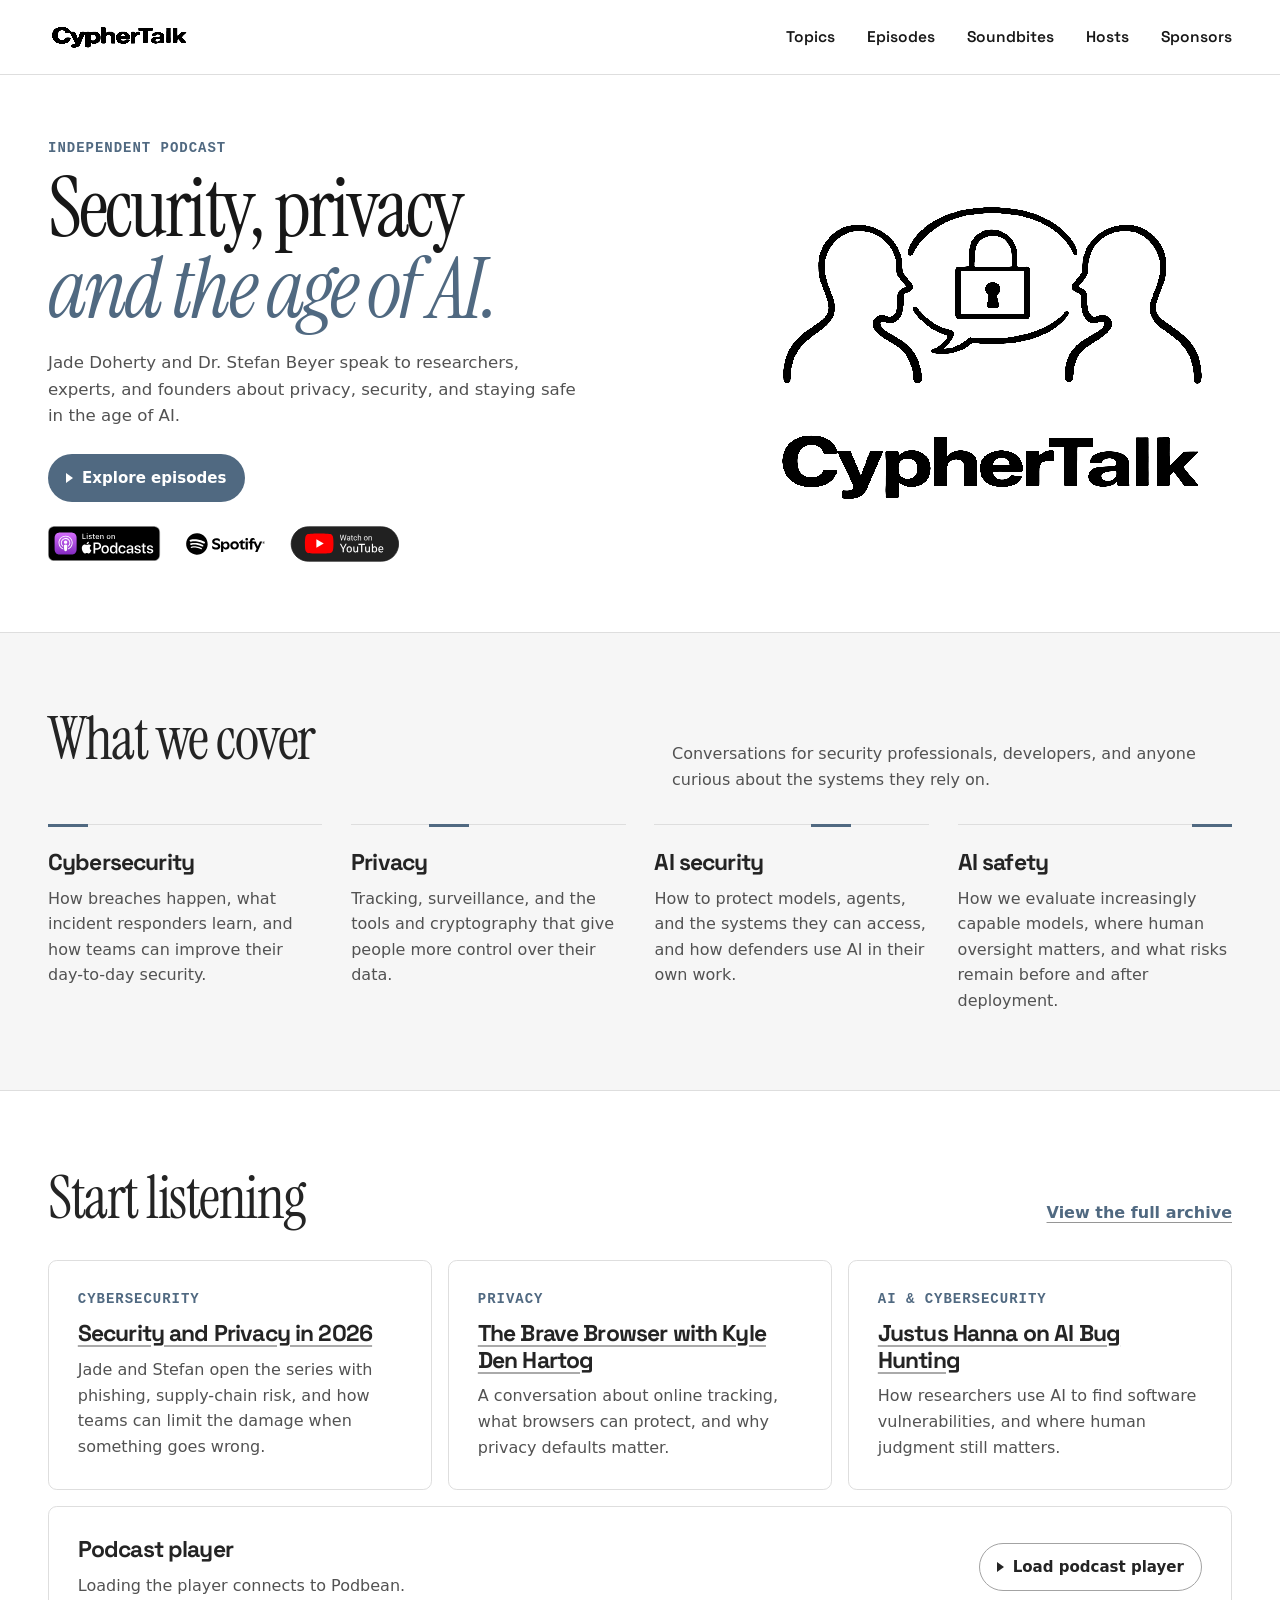
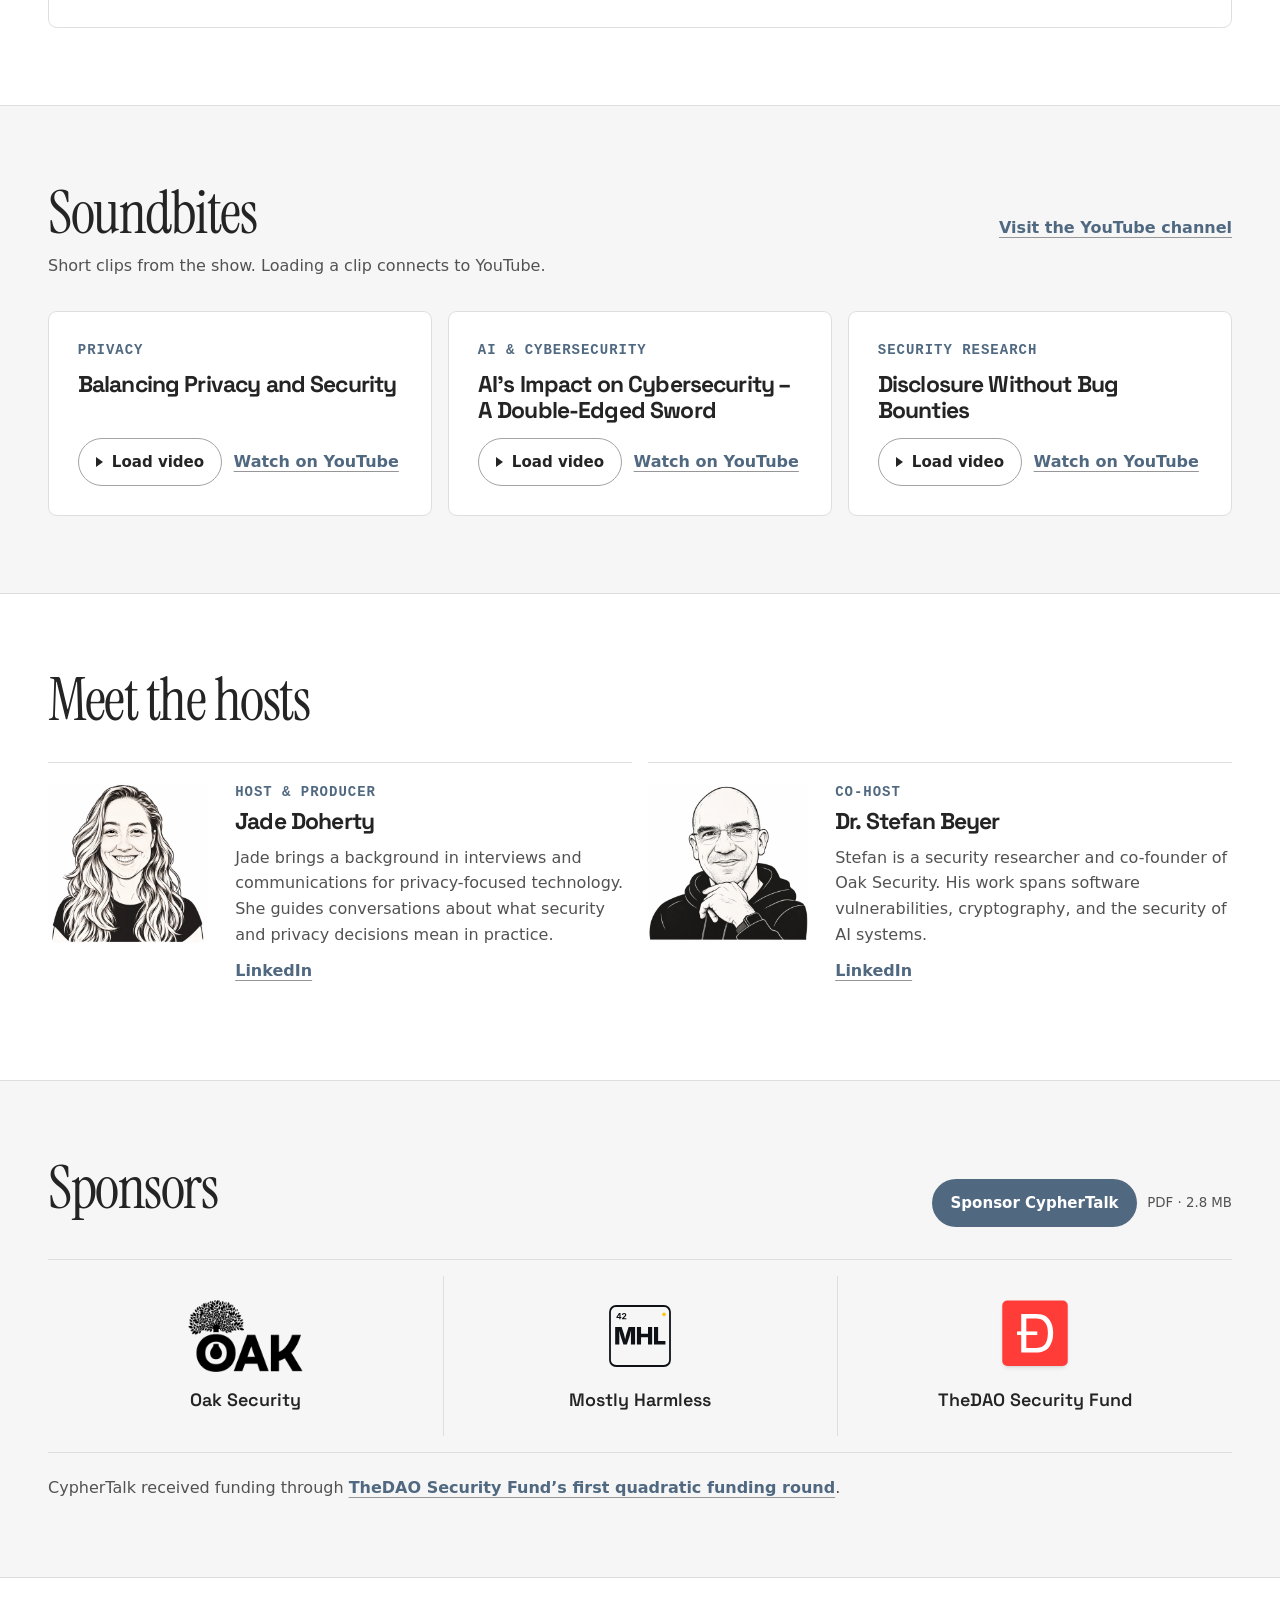
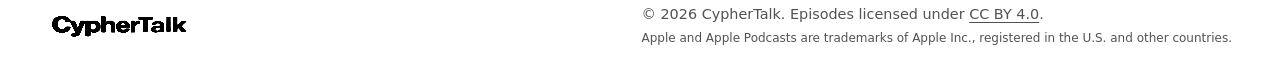
<file: index.html>
<!doctype html>
<html lang="en">
<head>
  <meta charset="utf-8">
  <meta name="viewport" content="width=device-width, initial-scale=1">
  <meta name="theme-color" content="#ffffff">
  <meta name="description" content="CypherTalk is an independent podcast about cybersecurity, digital privacy, AI security and AI safety, hosted by Jade Doherty and Dr. Stefan Beyer.">
  <title>CypherTalk | Cybersecurity, Privacy &amp; AI</title>
  <link rel="icon" href="brand/privacy-lock.png" type="image/png">
  <link rel="stylesheet" href="styles.css">
  <script src="media.js" defer></script>
</head>
<body id="top">
  <a class="skip-link" href="#main">Skip to content</a>

  <header class="masthead">
    <div class="menu-band">
      <div class="shell menu-inner">
        <a class="brand" href="#top" aria-label="CypherTalk home">
          <img src="logo.png" alt="CypherTalk" width="1741" height="1741">
        </a>
        <nav aria-label="On this page">
          <a href="#about">Topics</a>
          <a href="#player">Episodes</a>
          <a href="#soundbites">Soundbites</a>
          <a href="#team">Hosts</a>
          <a href="#sponsors">Sponsors</a>
        </nav>
      </div>
    </div>
    <div class="hero shell">
      <div class="hero-copy">
        <p class="kicker">Independent podcast</p>
        <h1>Security, privacy<br><em>and the age of AI.</em></h1>
        <p class="hero-description">Jade Doherty and Dr. Stefan Beyer speak to researchers, experts, and founders about privacy, security, and staying safe in the age of AI.</p>
        <a class="button button-primary" href="#player"><span class="play-mark" aria-hidden="true"></span> Explore episodes</a>
        <nav class="platforms" aria-label="Podcast platforms">
          <a href="https://podcasts.apple.com/us/podcast/cyphertalk/id1874536913">
            <img src="brand/platforms/apple-podcasts.svg" width="113" height="36" alt="Listen to CypherTalk on Apple Podcasts">
          </a>
          <a href="https://open.spotify.com/show/3VZ6HGeIgf2EJfjl2EaO2B">
            <img src="brand/platforms/spotify.svg" width="80" height="22" alt="Listen to CypherTalk on Spotify">
          </a>
          <a href="https://www.youtube.com/@CypherTalkTV">
            <img src="brand/platforms/youtube.svg" width="110" height="36" alt="Watch CypherTalk on YouTube">
          </a>
        </nav>
      </div>
      <div class="cover-art">
        <img src="logo.png" width="1741" height="1741" alt="CypherTalk — two people in conversation around a privacy lock" fetchpriority="high">
      </div>
    </div>
  </header>

  <main id="main">
    <section class="topics band" id="about" aria-labelledby="topics-title">
      <div class="shell">
        <div class="section-heading">
          <h2 id="topics-title">What we cover</h2>
          <p>Conversations for security professionals, developers, and anyone curious about the systems they rely on.</p>
        </div>
        <div class="topics-grid">
          <article class="topic">
            <h3>Cybersecurity</h3>
            <p>How breaches happen, what incident responders learn, and how teams can improve their day-to-day security.</p>
          </article>
          <article class="topic">
            <h3>Privacy</h3>
            <p>Tracking, surveillance, and the tools and cryptography that give people more control over their data.</p>
          </article>
          <article class="topic">
            <h3>AI security</h3>
            <p>How to protect models, agents, and the systems they can access, and how defenders use AI in their own work.</p>
          </article>
          <article class="topic">
            <h3>AI safety</h3>
            <p>How we evaluate increasingly capable models, where human oversight matters, and what risks remain before and after deployment.</p>
          </article>
        </div>
      </div>
    </section>

    <section class="episodes shell section-space" id="player" aria-labelledby="episodes-title">
      <div class="section-heading">
        <h2 id="episodes-title">Start listening</h2>
        <a class="text-link" href="https://cyphertalk.podbean.com/">View the full archive</a>
      </div>
      <div class="episode-grid">
        <article class="episode">
          <p class="kicker">Cybersecurity</p>
          <h3><a href="https://cyphertalk.podbean.com/e/security-and-privacy-in-2026/">Security and Privacy in 2026</a></h3>
          <p>Jade and Stefan open the series with phishing, supply-chain risk, and how teams can limit the damage when something goes wrong.</p>
        </article>
        <article class="episode">
          <p class="kicker">Privacy</p>
          <h3><a href="https://cyphertalk.podbean.com/e/the-brave-browser-with-kyle-den-hartog/">The Brave Browser with Kyle Den Hartog</a></h3>
          <p>A conversation about online tracking, what browsers can protect, and why privacy defaults matter.</p>
        </article>
        <article class="episode">
          <p class="kicker">AI &amp; cybersecurity</p>
          <h3><a href="https://cyphertalk.podbean.com/e/justus-hanna-on-ai-bug-hunting/">Justus Hanna on AI Bug Hunting</a></h3>
          <p>How researchers use AI to find software vulnerabilities, and where human judgment still matters.</p>
        </article>
      </div>
      <div class="media-panel playlist" data-media>
        <div class="media-intro">
          <h3>Podcast player</h3>
          <p>Loading the player connects to Podbean.</p>
          <noscript><a class="text-link" href="https://cyphertalk.podbean.com/">Listen on Podbean</a></noscript>
        </div>
        <button class="button button-secondary" type="button" data-load-media hidden><span class="play-mark" aria-hidden="true"></span> Load podcast player</button>
        <template>
          <iframe class="podbean-player" title="CypherTalk podcast player" allowfullscreen
            src="https://www.podbean.com/player-v2/?i=xsh4x-14e771e-pbblog-playlist&amp;share=1&amp;download=1&amp;rtl=0&amp;fonts=Arial&amp;skin=1&amp;font-color=auto&amp;logo_link=episode_page&amp;order=episodic&amp;limit=10&amp;filter=all&amp;ss=a713390a017602015775e868a2cf26b0&amp;btn-skin=7&amp;size=315"></iframe>
        </template>
      </div>
    </section>

    <section class="band section-space" id="soundbites" aria-labelledby="clips-title">
      <div class="shell">
        <div class="section-heading">
          <div>
            <h2 id="clips-title">Soundbites</h2>
            <p>Short clips from the show. Loading a clip connects to YouTube.</p>
          </div>
          <a class="text-link" href="https://www.youtube.com/@CypherTalkTV">Visit the YouTube channel</a>
        </div>
        <div class="clips-grid">
          <article class="media-panel clip" data-media>
            <p class="kicker">Privacy</p>
            <h3>Balancing Privacy and Security</h3>
            <div class="clip-actions">
              <button class="button button-secondary" type="button" data-load-media hidden aria-label="Load video: Balancing Privacy and Security"><span class="play-mark" aria-hidden="true"></span> Load video</button>
              <a class="text-link" href="https://www.youtube.com/watch?v=ToHS0lo7WXY" aria-label="Watch Balancing Privacy and Security on YouTube">Watch on YouTube</a>
            </div>
            <template>
              <iframe class="video-player" title="Balancing Privacy and Security" src="https://www.youtube-nocookie.com/embed/ToHS0lo7WXY"
                allow="encrypted-media; picture-in-picture" allowfullscreen></iframe>
            </template>
          </article>
          <article class="media-panel clip" data-media>
            <p class="kicker">AI &amp; cybersecurity</p>
            <h3>AI’s Impact on Cybersecurity – A Double-Edged Sword</h3>
            <div class="clip-actions">
              <button class="button button-secondary" type="button" data-load-media hidden aria-label="Load video: AI’s Impact on Cybersecurity – A Double-Edged Sword"><span class="play-mark" aria-hidden="true"></span> Load video</button>
              <a class="text-link" href="https://www.youtube.com/watch?v=Bvi3NHQGsnQ" aria-label="Watch AI’s Impact on Cybersecurity – A Double-Edged Sword on YouTube">Watch on YouTube</a>
            </div>
            <template>
              <iframe class="video-player" title="AI’s Impact on Cybersecurity – A Double-Edged Sword" src="https://www.youtube-nocookie.com/embed/Bvi3NHQGsnQ"
                allow="encrypted-media; picture-in-picture" allowfullscreen></iframe>
            </template>
          </article>
          <article class="media-panel clip" data-media>
            <p class="kicker">Security research</p>
            <h3>Disclosure Without Bug Bounties</h3>
            <div class="clip-actions">
              <button class="button button-secondary" type="button" data-load-media hidden aria-label="Load video: Disclosure Without Bug Bounties"><span class="play-mark" aria-hidden="true"></span> Load video</button>
              <a class="text-link" href="https://www.youtube.com/watch?v=Br9rRlD_UV0" aria-label="Watch Disclosure Without Bug Bounties on YouTube">Watch on YouTube</a>
            </div>
            <template>
              <iframe class="video-player" title="Disclosure Without Bug Bounties" src="https://www.youtube-nocookie.com/embed/Br9rRlD_UV0"
                allow="encrypted-media; picture-in-picture" allowfullscreen></iframe>
            </template>
          </article>
        </div>
      </div>
    </section>

    <section class="shell section-space" id="team" aria-labelledby="hosts-title">
      <div class="section-heading">
        <h2 id="hosts-title">Meet the hosts</h2>
      </div>
      <div class="hosts-grid">
        <article class="host">
          <img src="portrait-jade.webp" alt="" width="500" height="500" loading="lazy">
          <div>
            <p class="kicker">Host &amp; producer</p>
            <h3>Jade Doherty</h3>
            <p>Jade brings a background in interviews and communications for privacy-focused technology. She guides conversations about what security and privacy decisions mean in practice.</p>
            <a class="text-link" href="https://www.linkedin.com/in/jade-doherty-a12b7977/" aria-label="Jade Doherty on LinkedIn">LinkedIn</a>
          </div>
        </article>
        <article class="host">
          <img src="portrait-stefan.webp" alt="" width="500" height="500" loading="lazy">
          <div>
            <p class="kicker">Co-host</p>
            <h3>Dr. Stefan Beyer</h3>
            <p>Stefan is a security researcher and co-founder of Oak Security. His work spans software vulnerabilities, cryptography, and the security of AI systems.</p>
            <a class="text-link" href="https://www.linkedin.com/in/st-beyer/" aria-label="Stefan Beyer on LinkedIn">LinkedIn</a>
          </div>
        </article>
      </div>
    </section>

    <section class="band section-space" id="sponsors" aria-labelledby="sponsors-title">
      <div class="shell">
        <div class="section-heading">
          <h2 id="sponsors-title">Sponsors</h2>
          <div class="sponsor-download">
            <a class="button button-primary" href="sponsors/cyphertalk-sponsor-brief.pdf" download="CypherTalk Sponsor Brief.pdf" aria-describedby="sponsor-file">Sponsor CypherTalk</a>
            <small id="sponsor-file">PDF · 2.8 MB</small>
          </div>
        </div>
        <div class="sponsor-grid">
          <a class="sponsor" href="https://oaksecurity.io">
            <img src="oak-security-logo.png" alt="" width="300" height="188" loading="lazy">
            <span>Oak Security</span>
          </a>
          <a class="sponsor" href="https://mhl42.ai/">
            <img src="sponsors/mostly-harmless.svg" alt="" width="240" height="240" loading="lazy">
            <span>Mostly Harmless</span>
          </a>
          <a class="sponsor" href="https://thedao.fund/">
            <img src="sponsors/thedao-security-fund.svg" alt="" width="264" height="264" loading="lazy">
            <span>TheDAO Security Fund</span>
          </a>
        </div>
        <p class="funding-credit">CypherTalk received funding through <a class="text-link" href="https://qf.giveth.io/qf/ethereum-security">TheDAO Security Fund’s first quadratic funding round</a>.</p>
      </div>
    </section>
  </main>

  <footer class="site-footer shell">
    <a class="brand" href="#top" aria-label="CypherTalk home">
      <img src="logo.png" alt="CypherTalk" width="1741" height="1741">
    </a>
    <div>
      <p>© 2026 CypherTalk. Episodes licensed under <a href="https://creativecommons.org/licenses/by/4.0/">CC BY 4.0</a>.</p>
      <p><small>Apple and Apple Podcasts are trademarks of Apple Inc., registered in the U.S. and other countries.</small></p>
    </div>
  </footer>
</body>
</html>
</file>
<file: styles.css>
@font-face {
  font-family: "Space Grotesk";
  src: url("fonts/space-grotesk.woff2") format("woff2");
  font-style: normal;
  font-weight: 400 700;
  font-display: swap;
}

@font-face {
  font-family: "Instrument Serif";
  src: url("fonts/instrument-serif.woff2") format("woff2");
  font-style: normal;
  font-weight: 400;
  font-display: swap;
}

@font-face {
  font-family: "Instrument Serif";
  src: url("fonts/instrument-serif-italic.woff2") format("woff2");
  font-style: italic;
  font-weight: 400;
  font-display: swap;
}

:root {
  color-scheme: light;
  --background: #fff;
  --band: #f6f6f6;
  --panel: #fff;
  --ink: #171717;
  --text: #242424;
  --body: #525252;
  --line: #dedede;
  --accent: #506981;
  --serif: "Instrument Serif", Georgia, serif;
  --display: "Space Grotesk", "Helvetica Neue", sans-serif;
  --mono: ui-monospace, "SFMono-Regular", Consolas, monospace;
}

*, *::before, *::after { box-sizing: border-box; }

body {
  margin: 0;
  background: var(--background);
  color: var(--text);
  font: 1rem/1.6 system-ui, sans-serif;
}

h1, h2, h3, p, ul { margin: 0; }
img { display: block; max-width: 100%; }
a { color: inherit; }
button { font: inherit; }
section[id] { scroll-margin-top: 1rem; }

:focus-visible {
  outline: 3px solid var(--accent);
  outline-offset: 5px;
}

.shell { width: min(100% - 6rem, 76rem); margin-inline: auto; }

.skip-link {
  position: absolute;
  top: 0.75rem;
  left: 0.75rem;
  z-index: 2;
  padding: 0.6rem 1rem;
  background: var(--text);
  color: white;
  transform: translateY(-150%);
}

.skip-link:focus { transform: none; }

.masthead { background: var(--background); color: var(--ink); }
.menu-band { background: white; color: var(--ink); border-bottom: 1px solid var(--line); }
.menu-inner, .menu-inner nav, .platforms { display: flex; flex-wrap: wrap; align-items: center; }
.menu-inner { justify-content: space-between; gap: 0.5rem 2rem; min-height: 4.65rem; padding-block: 0.85rem; }
.menu-inner nav { gap: 0 clamp(0.75rem, 2.5vw, 2rem); }
.menu-inner nav a { padding-block: 0.35rem; font: 600 0.97rem/1.5 var(--display); text-decoration: none; }
.menu-inner nav a:hover { text-decoration: underline; text-underline-offset: 0.25em; }
/* Both views use the original square cover. Crop its lettering for navigation
   and show the complete drawing and wordmark in the masthead. */
.brand, .cover-art {
  position: relative;
  overflow: hidden;
  mix-blend-mode: multiply;
}
.brand { display: block; width: 9rem; aspect-ratio: 5.7; }
.brand img, .cover-art img {
  position: absolute;
  width: 150%;
  max-width: none;
  height: auto;
  top: 50%;
  left: 50%;
  filter: grayscale(1) brightness(0.60) contrast(20);
}
.brand img { transform: translate(-50%, -63.4%); }
.cover-art img { transform: translate(-50%, -46.46%); }

.hero {
  display: grid;
  grid-template-columns: 1.18fr 0.9fr;
  align-items: center;
  gap: clamp(2rem, 6vw, 6rem);
  padding-block: clamp(2.8rem, 5vw, 4.8rem);
}

.cover-art {
  width: 100%;
  max-width: 28rem;
  aspect-ratio: 1.42;
  justify-self: center;
}

.platforms { gap: 0.5rem clamp(0.875rem, 2vw, 1.5rem); margin-top: 1.1rem; }
.platforms a { display: inline-flex; align-items: center; min-height: 48px; border-radius: 4px; }
.platforms a:hover { outline: 1px solid var(--accent); outline-offset: 5px; }
.platforms img { width: auto; }

.kicker {
  display: flex;
  align-items: center;
  gap: 0.7rem;
  color: var(--accent);
  font: 600 0.875rem/1.4 var(--mono);
  letter-spacing: 0.07em;
  text-transform: uppercase;
}

.hero .kicker { color: var(--accent); }
.hero h1 {
  margin-top: 0.55rem;
  font: 400 clamp(3.5rem, 6.5vw, 6.35rem)/0.98 var(--serif);
  letter-spacing: -0.035em;
}
.hero h1 em { color: var(--accent); font-weight: 400; }
.hero-description {
  max-width: 33rem;
  margin-top: 1.2rem;
  color: var(--body);
  font-size: clamp(1.04rem, 1.25vw, 1.13rem);
}

.clip-actions {
  display: flex;
  flex-wrap: wrap;
  align-items: center;
  gap: 0.7rem;
}

.hero-copy .button { margin-top: 1.5rem; }

.button {
  display: inline-flex;
  min-height: 3rem;
  align-items: center;
  justify-content: center;
  gap: 0.55rem;
  padding: 0.6rem 1.08rem;
  border: 1px solid transparent;
  border-radius: 2rem;
  font-size: 0.94rem;
  font-weight: 700;
  text-decoration: none;
  cursor: pointer;
}

.button[hidden] { display: none; }
.button-primary { background: var(--accent); color: white; }
.button-primary:hover { background: #3c5267; }
.button-secondary { border-color: #a3a3a3; background: transparent; color: var(--text); }
.button-secondary:hover { border-color: var(--accent); background: #ededed; }

.play-mark {
  width: 0;
  height: 0;
  border-block: 0.33rem solid transparent;
  border-left: 0.48rem solid currentColor;
}

.band {
  border-block: 1px solid var(--line);
  background: var(--band);
}

.section-space, .topics { padding-block: clamp(3.4rem, 6vw, 5.4rem); }

.section-heading {
  display: flex;
  align-items: baseline;
  justify-content: space-between;
  flex-wrap: wrap;
  gap: 0.8rem 2rem;
  margin-bottom: 2rem;
}

h2 {
  font: 400 clamp(2.7rem, 4.6vw, 4rem)/1.02 var(--serif);
  letter-spacing: -0.025em;
}

h3 {
  font: 700 1.43rem/1.16 var(--display);
  letter-spacing: -0.037em;
}

.section-heading p {
  max-width: 35rem;
  color: var(--body);
}

.section-heading div > p { margin-top: 0.65rem; }

.topics-grid {
  display: grid;
  grid-template-columns: repeat(4, minmax(0, 1fr));
  gap: clamp(1.2rem, 2.25vw, 2.2rem);
}

.topic {
  position: relative;
  padding-top: 1.45rem;
  border-top: 1px solid var(--line);
}

.topic::before {
  content: "";
  position: absolute;
  inset: -1px 0 auto;
  height: 3px;
  background: linear-gradient(var(--accent), var(--accent)) left / 2.5rem 100% no-repeat;
}

.topic:nth-child(2)::before { background-position-x: 33.333%; }
.topic:nth-child(3)::before { background-position-x: 66.667%; }
.topic:nth-child(4)::before { background-position-x: 100%; }

.topic p, .episode p:not(.kicker), .media-panel p, .host p:not(.kicker) {
  margin-top: 0.65rem;
  color: var(--body);
}

.text-link {
  width: fit-content;
  color: var(--accent);
  font-weight: 600;
  text-decoration-color: #969696;
  text-underline-offset: 0.22em;
}

.text-link:hover { color: var(--text); }

.episode-grid {
  display: grid;
  grid-template-columns: repeat(3, minmax(0, 1fr));
  gap: 1rem;
}

.episode, .media-panel {
  padding: clamp(1.2rem, 2.5vw, 1.8rem);
  border: 1px solid var(--line);
  border-radius: 0.55rem;
  background: var(--panel);
}

.episode h3 { margin-top: 0.65rem; }
.episode h3 a { text-decoration-color: #aaaaaa; text-underline-offset: 0.19em; }
.episode h3 a:hover { color: var(--accent); }

.playlist {
  display: flex;
  align-items: center;
  justify-content: space-between;
  flex-wrap: wrap;
  gap: 1rem 2rem;
  margin-top: 1rem;
}

.podbean-player, .video-player {
  display: block;
  width: 100%;
  border: 0;
  border-radius: 0.25rem;
  background: var(--background);
}

.podbean-player { height: 315px; }

.hosts-grid, .sponsor-grid {
  display: grid;
  grid-template-columns: repeat(2, minmax(0, 1fr));
  gap: 1rem;
}

.clips-grid {
  display: grid;
  grid-template-columns: repeat(3, minmax(0, 1fr));
  grid-auto-rows: 1fr;
  gap: 1rem;
}

.clip, .host { min-width: 0; }
.clip { display: flex; flex-direction: column; }
.clip .kicker { margin: 0 0 0.65rem; color: var(--accent); }
@media (max-width: 60rem) {
  .clips-grid { grid-template-columns: minmax(0, 1fr); }
  .clips-grid:has(.video-player) { grid-auto-rows: auto; }
}
.clip-actions { margin-top: auto; padding-top: 0.9rem; }
.video-player { margin-top: 0.9rem; aspect-ratio: 16 / 9; }

.host {
  display: grid;
  grid-template-columns: clamp(6rem, 13vw, 10rem) minmax(0, 1fr);
  align-items: start;
  gap: clamp(1rem, 2.5vw, 1.7rem);
  padding: 1.2rem 0;
  border-top: 1px solid var(--line);
}

.host img {
  width: 100%;
  height: auto;
  border-radius: 0.45rem;
  background: #ededed;
}

.host h3 { margin-top: 0.35rem; }
.host .text-link { display: inline-block; margin-top: 0.7rem; }

.sponsor-download { display: flex; flex-wrap: wrap; align-items: center; gap: 0.65rem; }
.sponsor-download small { color: var(--body); }

.sponsor-grid {
  grid-template-columns: repeat(3, minmax(0, 1fr));
  gap: 0;
  padding-block: 1rem;
  border-block: 1px solid var(--line);
}

.sponsor {
  display: flex;
  flex-direction: column;
  align-items: center;
  justify-content: center;
  gap: 1.1rem;
  min-height: 10rem;
  padding: 1rem;
  color: var(--text);
  font: 600 1.12rem/1.25 var(--display);
  text-align: center;
  text-decoration: none;
}

.sponsor + .sponsor { border-left: 1px solid var(--line); }
.sponsor img { width: 8.5rem; height: 4.5rem; object-fit: contain; }
.sponsor:hover span { color: var(--accent); text-decoration: underline; text-underline-offset: 0.22em; }
.funding-credit { margin-top: 1.4rem; color: var(--body); }

.site-footer {
  display: flex;
  align-items: center;
  justify-content: space-between;
  flex-wrap: wrap;
  gap: 0.85rem 2rem;
  min-height: 6rem;
  padding-block: 1.25rem;
}

.site-footer p { color: var(--body); font-size: 0.9rem; }
.site-footer p a { text-underline-offset: 0.2em; }

@media (max-width: 64rem) {
  .shell { width: calc(100% - 4rem); }
  .topics-grid { grid-template-columns: repeat(2, minmax(0, 1fr)); }
}

@media (max-width: 48rem) {
  .shell { width: calc(100% - 2.5rem); }
  .hero { grid-template-columns: 1.1fr 0.9fr; gap: 1.6rem; padding-block: 2.6rem; }
  .hero h1 { font-size: clamp(3.15rem, 7vw, 4rem); }
  .menu-inner { justify-content: space-between; }
  .episode-grid, .hosts-grid { grid-template-columns: minmax(0, 1fr); }
  .section-heading { margin-bottom: 1.5rem; }
}

@media (max-width: 34rem) {
  .menu-inner { flex-direction: column; align-items: flex-start; padding-block: 0.75rem; }
  .menu-inner nav { width: 100%; justify-content: space-between; }
  .menu-inner nav a { font-size: 0.9rem; }
  .hero { grid-template-columns: 1fr; }
  .hero h1 { font-size: clamp(3.25rem, 12vw, 4rem); }
  .cover-art { grid-row: 1; width: min(65%, 13rem); }
  .hero { padding-block: 1.9rem 2.4rem; }
  .brand { width: 8.8rem; }
  .topics-grid { gap: 1.6rem 1rem; }
  .topic { padding-top: 0.85rem; }
  .clips-grid, .sponsor-grid { grid-template-columns: minmax(0, 1fr); }
  .sponsor-grid { padding: 0; }
  .sponsor { flex-direction: row; justify-content: flex-start; gap: 1.3rem; min-height: 6.5rem; text-align: left; }
  .sponsor img { width: 5.4rem; height: 3.5rem; }
  .sponsor + .sponsor { border-left: 0; border-top: 1px solid var(--line); }
}

@media (max-width: 25rem) {
  .topics-grid { grid-template-columns: minmax(0, 1fr); }
}
</file>
